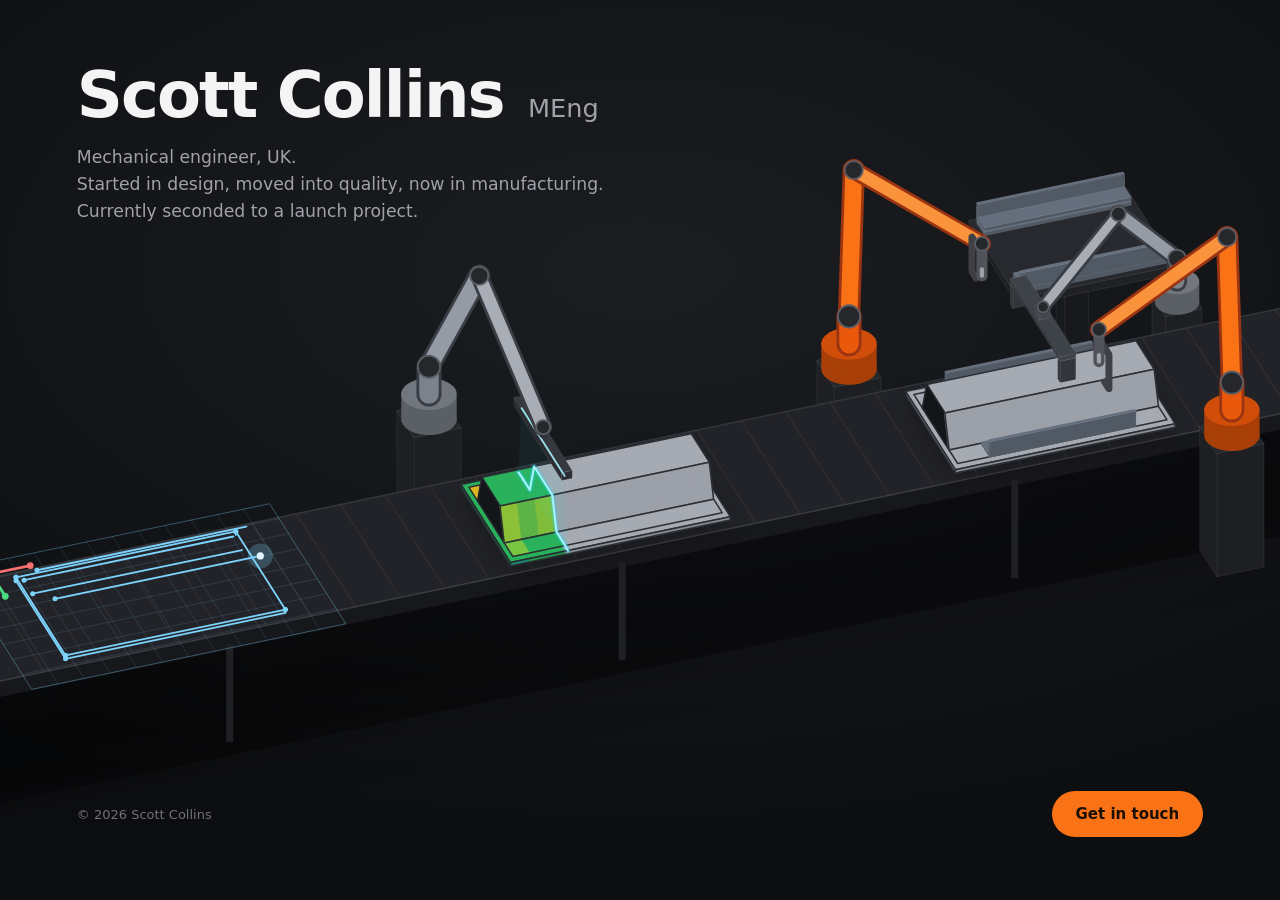
<file: index.html>
<!DOCTYPE html>

<html lang="en-GB">
<head>

  <meta charset="UTF-8">

  <meta
    name="viewport"
    content="width=device-width, initial-scale=1.0">

  <!--
    The Content-Security-Policy and other security headers come
    from the _headers file (Cloudflare sends them as real HTTP headers).
  -->

  <meta
    name="description"
    content="Scott Collins MEng. Mechanical engineer, UK.">

  <meta
    name="author"
    content="Scott Collins">

  <meta
    name="color-scheme"
    content="dark">

  <meta
    name="theme-color"
    content="#0d0e10">

  <meta
    property="og:title"
    content="Scott Collins MEng">

  <meta
    property="og:description"
    content="Mechanical engineer, UK. Started in design, moved into quality, now in manufacturing.">

  <meta
    property="og:type"
    content="website">

  <meta
    property="og:url"
    content="https://scottcollins.uk/">

  <meta
    property="og:image"
    content="https://scottcollins.uk/og-image.jpg">

  <meta
    property="og:image:width"
    content="1200">

  <meta
    property="og:image:height"
    content="630">

  <meta
    property="og:image:alt"
    content="Scott Collins MEng, with a small production line where a part is designed, inspected and welded by a robot.">

  <meta
    name="twitter:card"
    content="summary_large_image">

  <meta
    name="robots"
    content="index, follow, noai, noimageai">

  <title>Scott Collins MEng</title>

  <link
    rel="canonical"
    href="https://scottcollins.uk/">

  <link
    rel="icon"
    href="favicon-32.png"
    sizes="32x32"
    type="image/png">

  <link
    rel="icon"
    href="favicon.svg"
    type="image/svg+xml">

  <link
    rel="apple-touch-icon"
    href="apple-touch-icon.png">

  <link
    rel="stylesheet"
    href="css/style.css">

  <noscript>
    <link
      rel="stylesheet"
      href="css/noscript.css">
  </noscript>

  <script
    src="js/main.js"
    defer></script>

  <!-- For search engines: name, title and address only, nothing more -->
  <script type="application/ld+json">
    {
      "@context": "https://schema.org",
      "@type": "Person",
      "name": "Scott Collins",
      "honorificSuffix": "MEng",
      "jobTitle": "Mechanical engineer",
      "url": "https://scottcollins.uk/"
    }
  </script>

</head>

<body>

  <!-- The production line animation (drawn by js/main.js) -->
  <canvas class="line" id="line" aria-hidden="true"></canvas>

  <main class="page">

    <div class="intro">

      <h1>
        Scott Collins
        <span class="post">MEng</span>
      </h1>

      <p>
        Mechanical engineer, UK.<br>
        Started in design, moved into quality, now in manufacturing.<br>
        Currently seconded to a launch project.
      </p>

    </div>

    <div class="bottom">

    <p class="legal">&copy; 2026 Scott Collins</p>

    <div class="actions">

      <a
        class="cta"
        id="open-contact"
        href="#contact">
        Get in touch
      </a>

    </div>

    </div>

  </main>

  <dialog
    class="contact"
    id="contact"
    aria-labelledby="contact-title">

    <div class="sheet">

      <div class="sheet-head">

        <h2 id="contact-title">Get in touch</h2>

        <div class="sheet-tools">

        <button
          type="button"
          class="music"
          id="music"
          aria-pressed="false">

          <svg class="icon icon-play" viewBox="0 0 16 16" aria-hidden="true">
            <path d="M4 2.5v11l9-5.5z"/>
          </svg>

          <svg class="icon icon-pause" viewBox="0 0 16 16" aria-hidden="true">
            <path d="M4 2.5h3v11H4zM9 2.5h3v11H9z"/>
          </svg>

          Music

        </button>

        <a
          class="close"
          id="close-contact"
          href="#"
          aria-label="Close">

          <svg viewBox="0 0 16 16" aria-hidden="true">
            <path d="M3.5 3.5l9 9M12.5 3.5l-9 9"/>
          </svg>

        </a>

        </div>

      </div>

      <form
        id="contact-form"
        action="https://formspree.io/f/mbgjzpvz"
        method="POST">

        <fieldset class="field topics">
          <legend>What's it about?</legend>

          <div class="chips">
            <label class="chip">
              <input type="radio" name="topic" value="Work" required>
              <span>Work</span>
            </label>

            <label class="chip">
              <input type="radio" name="topic" value="CV request">
              <span>CV request</span>
            </label>

            <label class="chip">
              <input type="radio" name="topic" value="Just saying hi">
              <span>Just saying hi</span>
            </label>
          </div>
        </fieldset>

        <p class="field">
          <label for="f-name">Your name</label>

          <input
            id="f-name"
            name="name"
            type="text"
            autocomplete="name"
            maxlength="100"
            required>
        </p>

        <p class="field">
          <label for="f-email">Email</label>

          <input
            id="f-email"
            name="email"
            type="email"
            autocomplete="email"
            maxlength="254"
            required>
        </p>

        <p class="field">
          <label for="f-msg">Message</label>

          <textarea
            id="f-msg"
            name="message"
            rows="5"
            maxlength="3000"
            required></textarea>
        </p>

        <!-- Honeypot spam protection: hidden from people, bots fill it in -->
        <p
          class="hp"
          aria-hidden="true">

          <label for="f-hp">Leave this field empty</label>

          <input
            id="f-hp"
            name="_gotcha"
            type="text"
            tabindex="-1"
            autocomplete="off">

        </p>

        <button
          type="submit"
          class="send">
          Send message
        </button>

        <p
          class="form-status"
          id="form-status"
          role="status"></p>

        <p class="form-note">
          Sent via Formspree and used only to reply.
        </p>

      </form>

    </div>

  </dialog>

  <audio
    id="site-audio"
    preload="none"
    loop>

    <source
      src="audio/downtempo-inspiring-hip-hop.mp3"
      type="audio/mpeg">

  </audio>

</body>
</html>
</file>
<file: css/style.css>
/* ---------- Tokens ---------- */

:root {
  --bg: #0d0e10;
  --bg-lift: #1b1d21;
  --ink: #f4f4f5;
  --muted: #a1a1aa;
  --faint: #71717a;
  --edge: rgba(255, 255, 255, 0.1);
  --panel: #141518;
  --field: #0d0e10;
  --accent: #f97316;      /* the robot's orange */
  --accent-hover: #fb923c;
  --accent-ink: #1c0f05;
  --focus: #fdba74;
}

* {
  box-sizing: border-box;
  margin: 0;
  padding: 0;
}

html {
  height: 100%;
}

body {
  min-height: 100vh;
  min-height: 100dvh;

  background-color: var(--bg);
  background-image:
    radial-gradient(
      120% 90% at 50% 30%,
      var(--bg-lift) 0%,
      var(--bg) 70%
    );

  color: var(--ink);

  font-family:
    system-ui,
    -apple-system,
    BlinkMacSystemFont,
    "Segoe UI",
    Inter,
    sans-serif;

  -webkit-font-smoothing: antialiased;
}

:focus-visible {
  outline: 2px solid var(--focus);
  outline-offset: 3px;
}

/* ---------- The line (canvas behind everything) ---------- */

.line {
  position: fixed;
  inset: 0;
  z-index: 0;

  display: block;

  width: 100%;
  height: 100%;

  pointer-events: none;
}

/* ---------- Page layout: name top left, actions bottom right ---------- */

.page {
  position: relative;
  z-index: 1;

  min-height: 100vh;
  min-height: 100dvh;

  display: grid;
  grid-template-rows: auto 1fr auto;

  padding:
    clamp(28px, 7vh, 88px)
    clamp(20px, 6vw, 96px);
}

.intro {
  grid-row: 1;

  max-width: 34rem;
}

.intro h1 {
  font-size: clamp(36px, 5.2vw, 64px);
  font-weight: 650;
  letter-spacing: -0.03em;
  line-height: 1.02;
}

.post {
  margin-left: 0.15em;

  font-size: 0.4em;
  font-weight: 500;
  letter-spacing: 0;

  color: var(--muted);
}

.intro p {
  margin-top: 16px;

  font-size: clamp(15px, 1.35vw, 18px);
  line-height: 1.55;

  color: var(--muted);
}

.bottom {
  grid-row: 3;

  display: flex;
  flex-wrap: wrap;
  align-items: center;
  justify-content: space-between;
  gap: 16px 24px;
}

.legal {
  font-size: 13px;

  color: var(--faint);
}

.actions {
  display: flex;
  flex-wrap: wrap;
  align-items: center;
  gap: 10px 18px;
}

.cta {
  display: inline-flex;
  align-items: center;

  padding: 14px 24px;

  background: var(--accent);
  color: var(--accent-ink);

  border-radius: 999px;

  font-size: 15px;
  font-weight: 650;
  text-decoration: none;

  transition:
    background 0.2s ease,
    transform 0.1s ease;
}

.cta:hover {
  background: var(--accent-hover);
}

.cta:active {
  transform: scale(0.98);
}

.music {
  display: inline-flex;
  align-items: center;
  gap: 8px;

  padding: 12px 6px;

  background: none;
  color: var(--muted);

  border: 0;
  border-radius: 8px;

  font-family: inherit;
  font-size: 14px;
  font-weight: 600;

  cursor: pointer;

  transition: color 0.2s ease;
}

.music:hover,
.music[aria-pressed="true"] {
  color: var(--ink);
}

.music .icon {
  width: 12px;
  height: 12px;

  fill: currentColor;
}

.music .icon-pause,
.music[aria-pressed="true"] .icon-play {
  display: none;
}

.music[aria-pressed="true"] .icon-pause {
  display: block;

  fill: var(--accent);
}

@media (max-width: 600px) {
  .bottom {
    flex-direction: column-reverse;
    align-items: flex-start;
  }

  .actions {
    flex-direction: row-reverse;
  }
}

/* ---------- Contact panel ---------- */

.contact {
  position: fixed;
  inset: 0 0 0 auto;

  width: min(440px, 100%);
  max-width: none;
  height: 100%;
  max-height: none;
  margin: 0;
  padding: 0;

  overflow-y: auto;

  background: var(--panel);
  color: var(--ink);

  border: 0;
  border-left: 1px solid var(--edge);
}

.contact[open] {
  animation: panel-in 0.35s cubic-bezier(0.2, 0.8, 0.2, 1);
}

.contact::backdrop {
  background: rgba(5, 6, 8, 0.55);
  -webkit-backdrop-filter: blur(3px);
  backdrop-filter: blur(3px);
}

@keyframes panel-in {
  from {
    opacity: 0;
    transform: translateX(28px);
  }
}

.sheet {
  min-height: 100%;

  padding: 28px 28px 36px;
}

.sheet-head {
  display: flex;
  align-items: center;
  justify-content: space-between;

  margin-bottom: 24px;
}

.sheet-head h2 {
  font-size: 22px;
  font-weight: 650;
  letter-spacing: -0.01em;
}

.sheet-tools {
  display: flex;
  align-items: center;
  gap: 6px;
}

.close {
  display: grid;
  place-items: center;

  width: 38px;
  height: 38px;

  color: var(--muted);

  border-radius: 999px;

  transition:
    background 0.2s ease,
    color 0.2s ease;
}

.close:hover {
  background: rgba(255, 255, 255, 0.08);
  color: var(--ink);
}

.close svg {
  width: 16px;
  height: 16px;

  fill: none;
  stroke: currentColor;
  stroke-width: 1.6;
  stroke-linecap: round;
}

.field {
  margin-bottom: 18px;
}

.field label {
  display: block;

  margin-bottom: 7px;

  font-size: 13px;
  font-weight: 500;

  color: var(--muted);
}

.field input,
.field textarea {
  width: 100%;

  padding: 12px 14px;

  background: var(--field);
  color: var(--ink);

  border: 1px solid var(--edge);
  border-radius: 10px;

  font-family: inherit;
  font-size: 15px;

  transition: border-color 0.2s ease;
}

.field input:focus,
.field textarea:focus {
  border-color: var(--accent);
  outline: none;
}

.field input:focus-visible,
.field textarea:focus-visible {
  outline: 2px solid var(--focus);
  outline-offset: 2px;
}

.topics {
  border: 0;
}

.topics legend {
  margin-bottom: 9px;

  font-size: 13px;
  font-weight: 500;

  color: var(--muted);
}

.chips {
  display: flex;
  flex-wrap: wrap;
  gap: 8px;
}

.chip {
  position: relative;
}

/* The radio stays in place (for keyboards and screen readers), just invisible */
.chip input {
  position: absolute;
  inset: 0;

  width: 100%;
  height: 100%;

  opacity: 0;

  cursor: pointer;
}

.chip span {
  display: inline-block;

  padding: 9px 14px;

  border: 1px solid var(--edge);
  border-radius: 999px;

  font-size: 14px;
  font-weight: 500;

  color: var(--muted);

  transition:
    background 0.2s ease,
    border-color 0.2s ease,
    color 0.2s ease;
}

.chip:hover span {
  color: var(--ink);
  border-color: rgba(255, 255, 255, 0.22);
}

.chip input:checked + span {
  background: rgba(249, 115, 22, 0.14);
  border-color: var(--accent);
  color: var(--ink);
}

.chip input:focus-visible + span {
  outline: 2px solid var(--focus);
  outline-offset: 2px;
}

.field textarea {
  min-height: 130px;

  resize: vertical;
}

.send {
  width: 100%;

  margin-top: 6px;
  padding: 14px;

  background: var(--accent);
  color: var(--accent-ink);

  border: 0;
  border-radius: 10px;

  font-family: inherit;
  font-size: 15px;
  font-weight: 650;

  cursor: pointer;

  transition: background 0.2s ease;
}

.send:hover {
  background: var(--accent-hover);
}

.send:disabled {
  opacity: 0.6;
  cursor: not-allowed;
}

/* Stays in the page (empty) so screen readers announce updates */
.form-status {
  margin-top: 14px;

  font-size: 14px;
  line-height: 1.5;

  color: var(--ink);

  text-wrap: pretty;
}

.form-status:empty {
  margin-top: 0;
}

.form-note {
  margin-top: 14px;

  font-size: 13px;

  color: var(--faint);
}

.hp {
  position: absolute;
  left: -10000px;

  width: 1px;
  height: 1px;

  overflow: hidden;
}

@media (max-width: 600px) {
  .contact {
    inset: auto 0 0 0;

    width: 100%;
    height: auto;
    max-height: 92vh;
    max-height: 92dvh;

    border-left: 0;
    border-top: 1px solid var(--edge);
    border-radius: 18px 18px 0 0;
  }

  .contact[open] {
    animation-name: sheet-up;
  }

  .sheet {
    padding: 22px 20px 28px;
  }
}

@keyframes sheet-up {
  from {
    opacity: 0;
    transform: translateY(40px);
  }
}

/* ---------- 404 and other simple pages ---------- */

.page-simple {
  display: flex;
  flex-direction: column;
  justify-content: center;
  gap: 32px;
}

.page-simple .actions {
  justify-self: auto;
}

@media (prefers-reduced-motion: reduce) {
  .cta,
  .send,
  .music,
  .close,
  .chip span,
  .field input,
  .field textarea {
    transition: none;
  }

  .contact[open] {
    animation: none;
  }
}
</file>
<file: css/noscript.css>
/*
  Only loaded when JavaScript is off (Tor Browser "Safest", NoScript and so on).
  "Get in touch" is a plain link to #contact, so the panel opens with CSS
  and the form posts straight to Formspree.
*/

.contact:target {
  display: block;
  z-index: 10;

  box-shadow: 0 0 0 100vmax rgba(5, 6, 8, 0.6);
}

.music {
  display: none;
}
</file>
